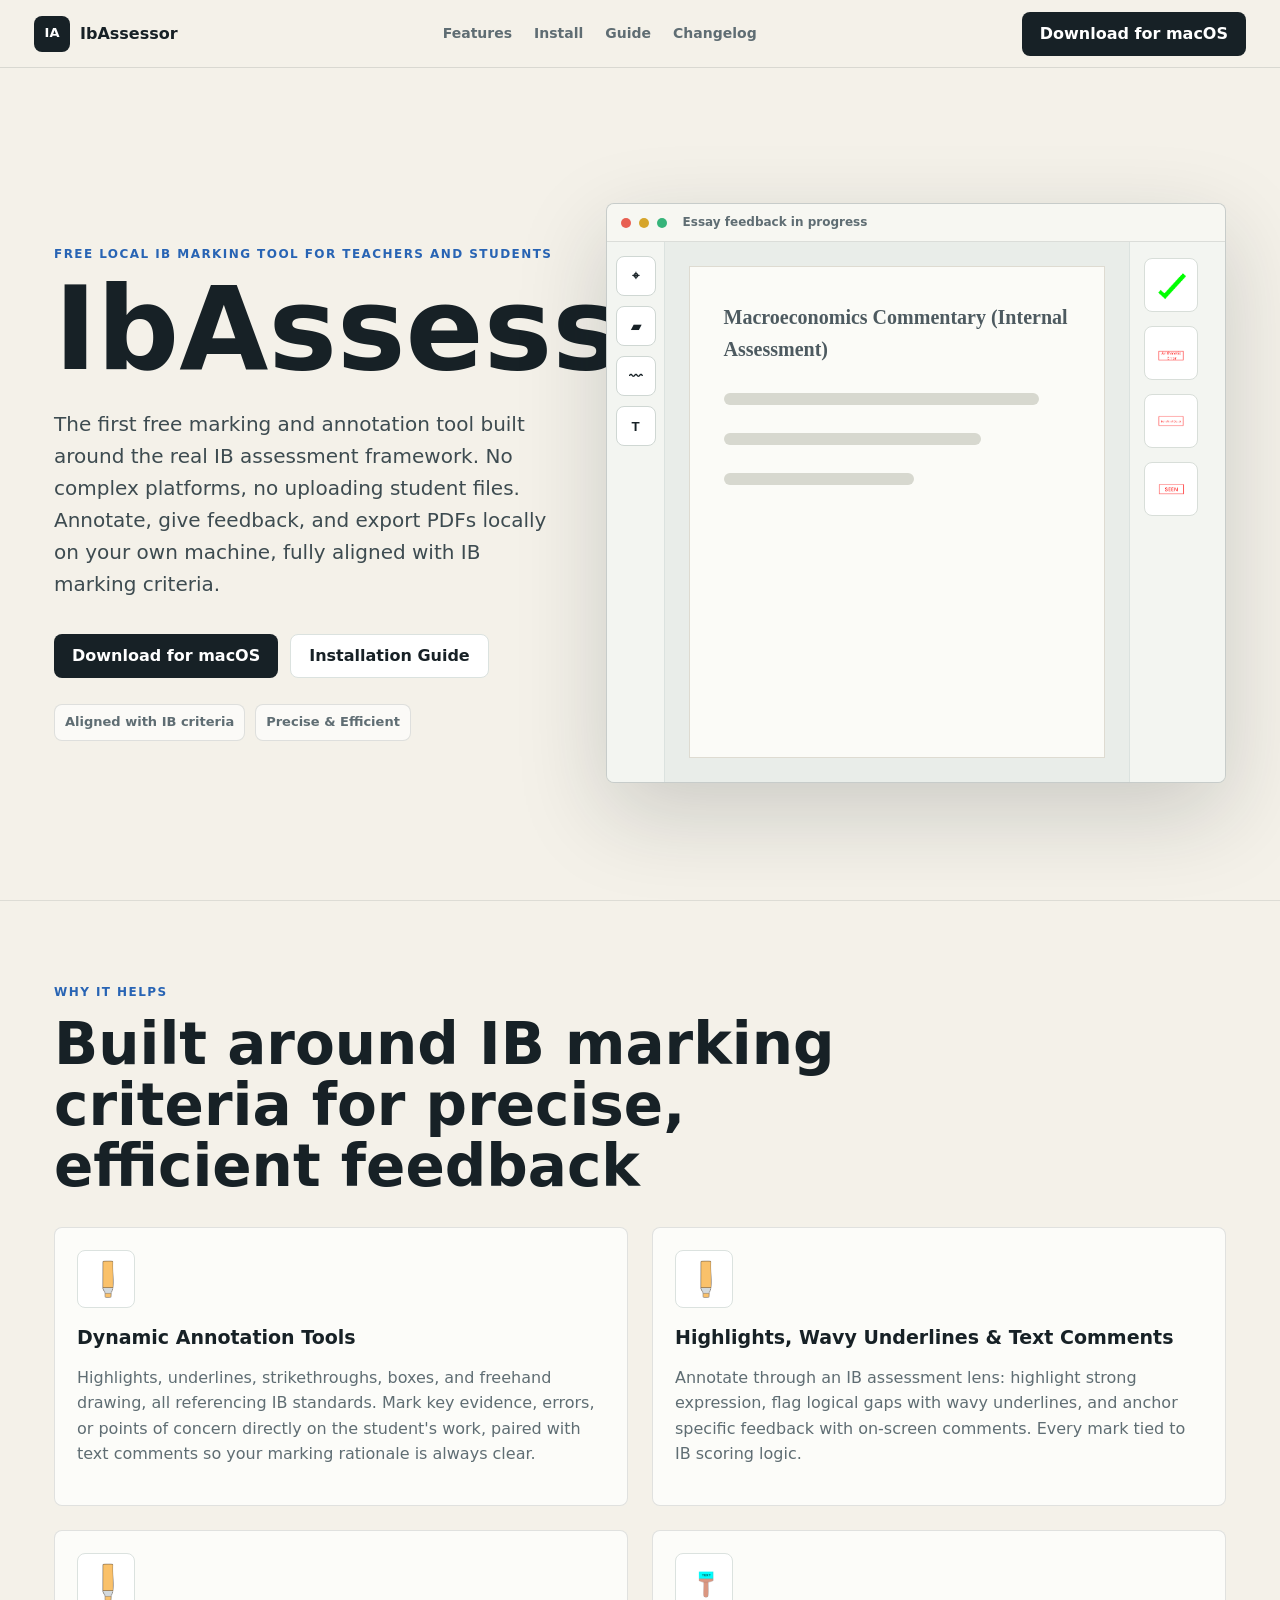
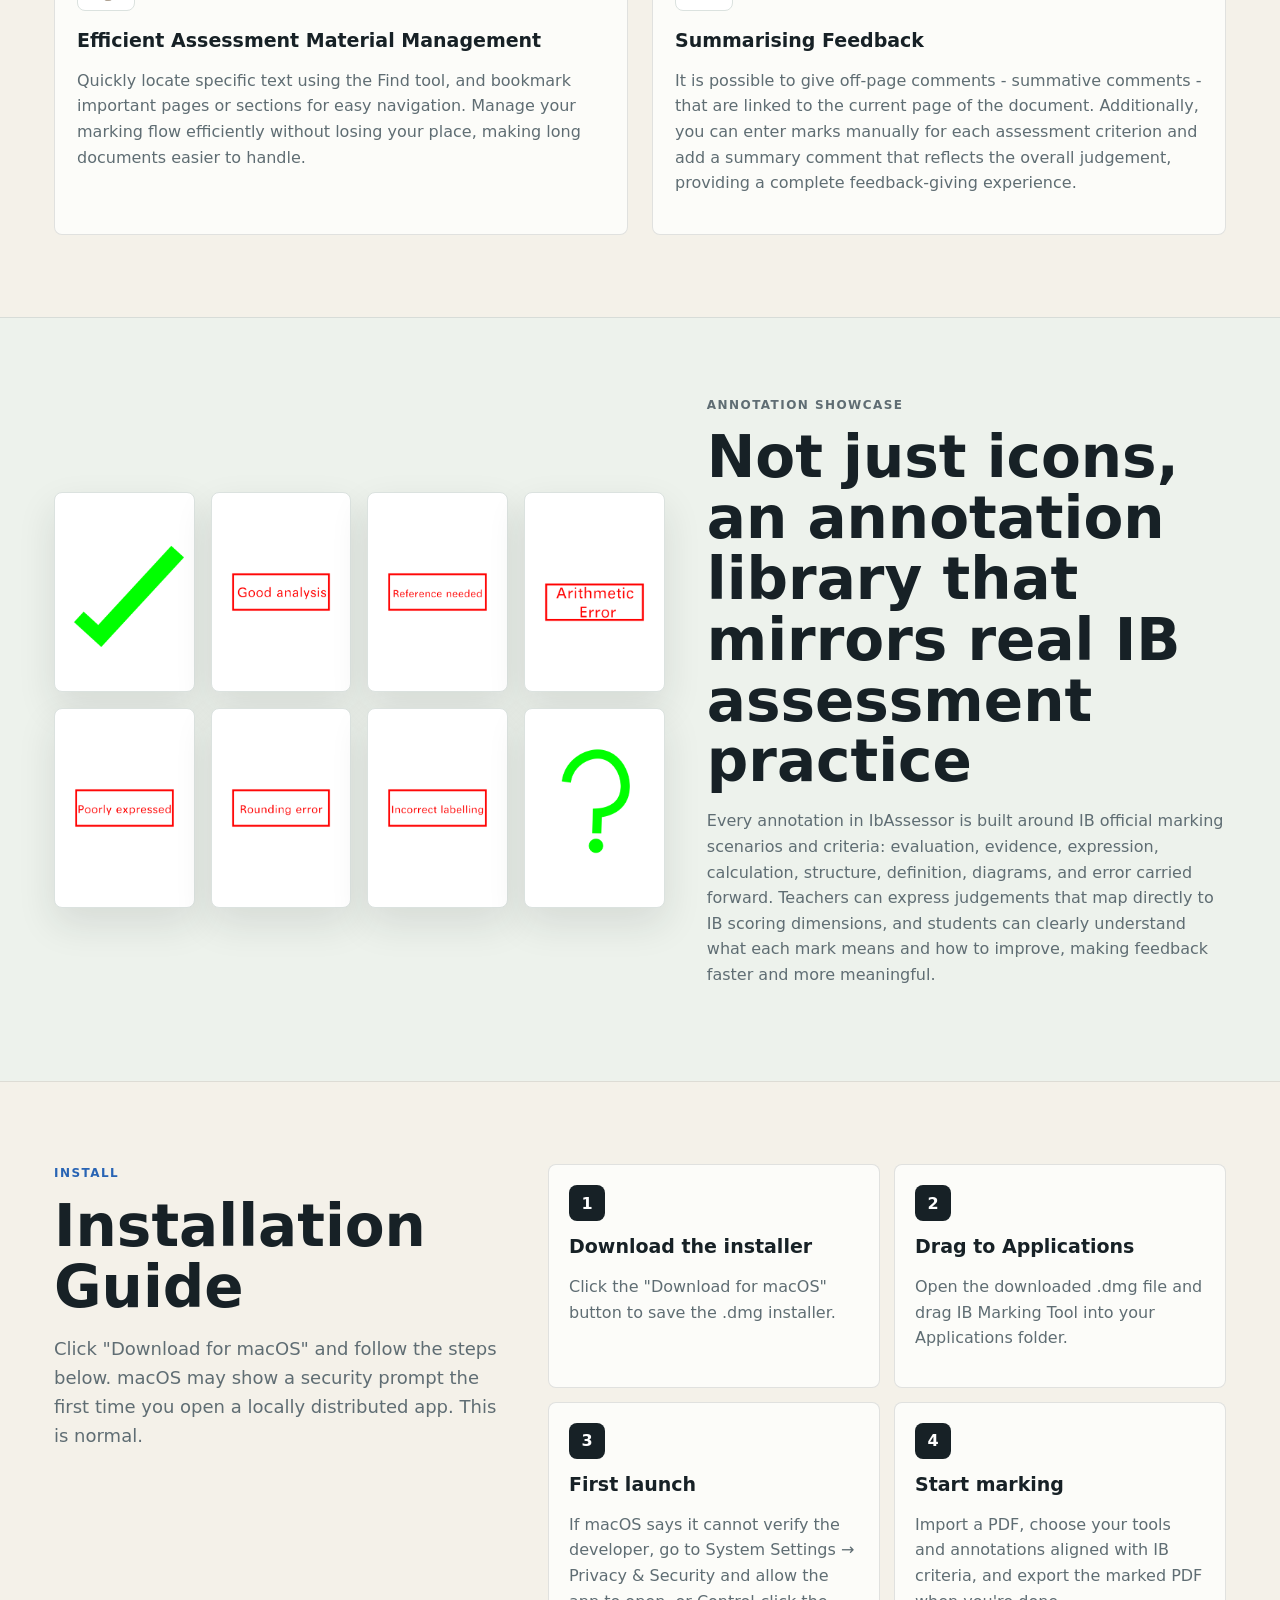
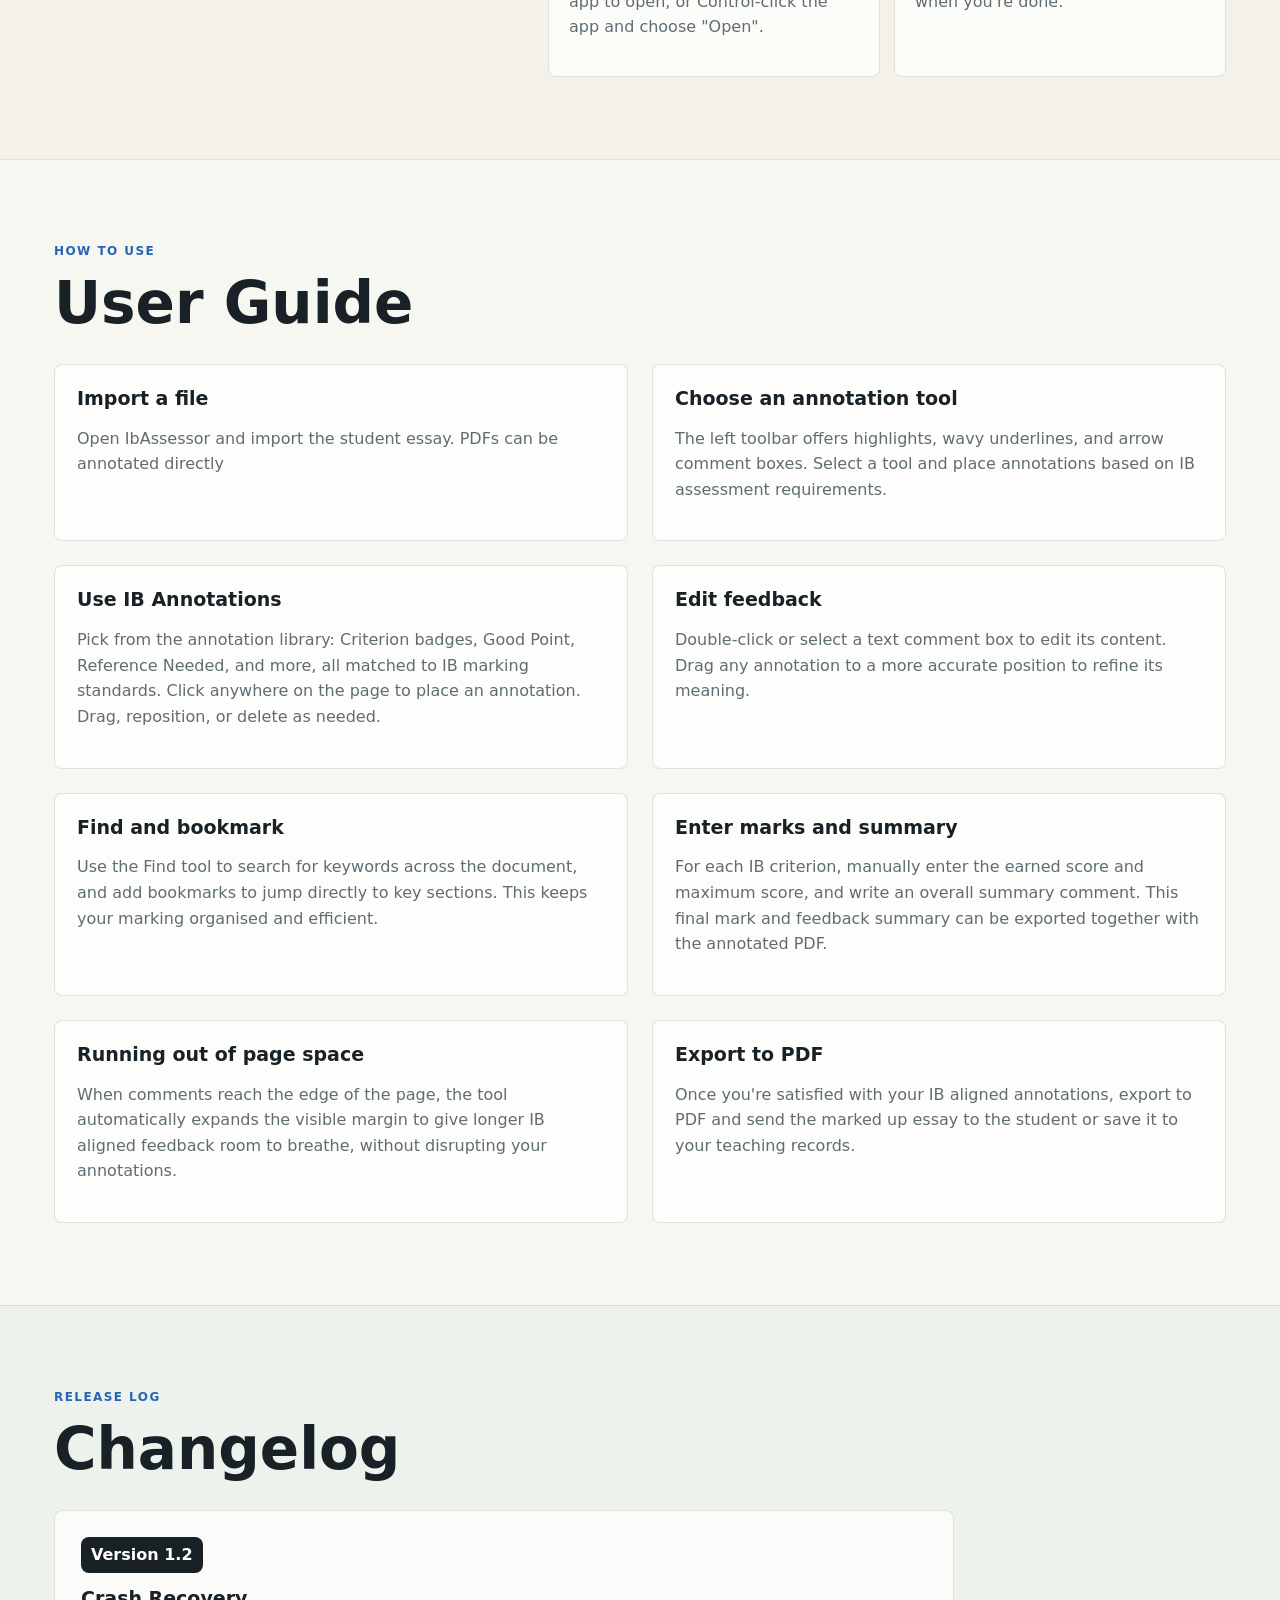
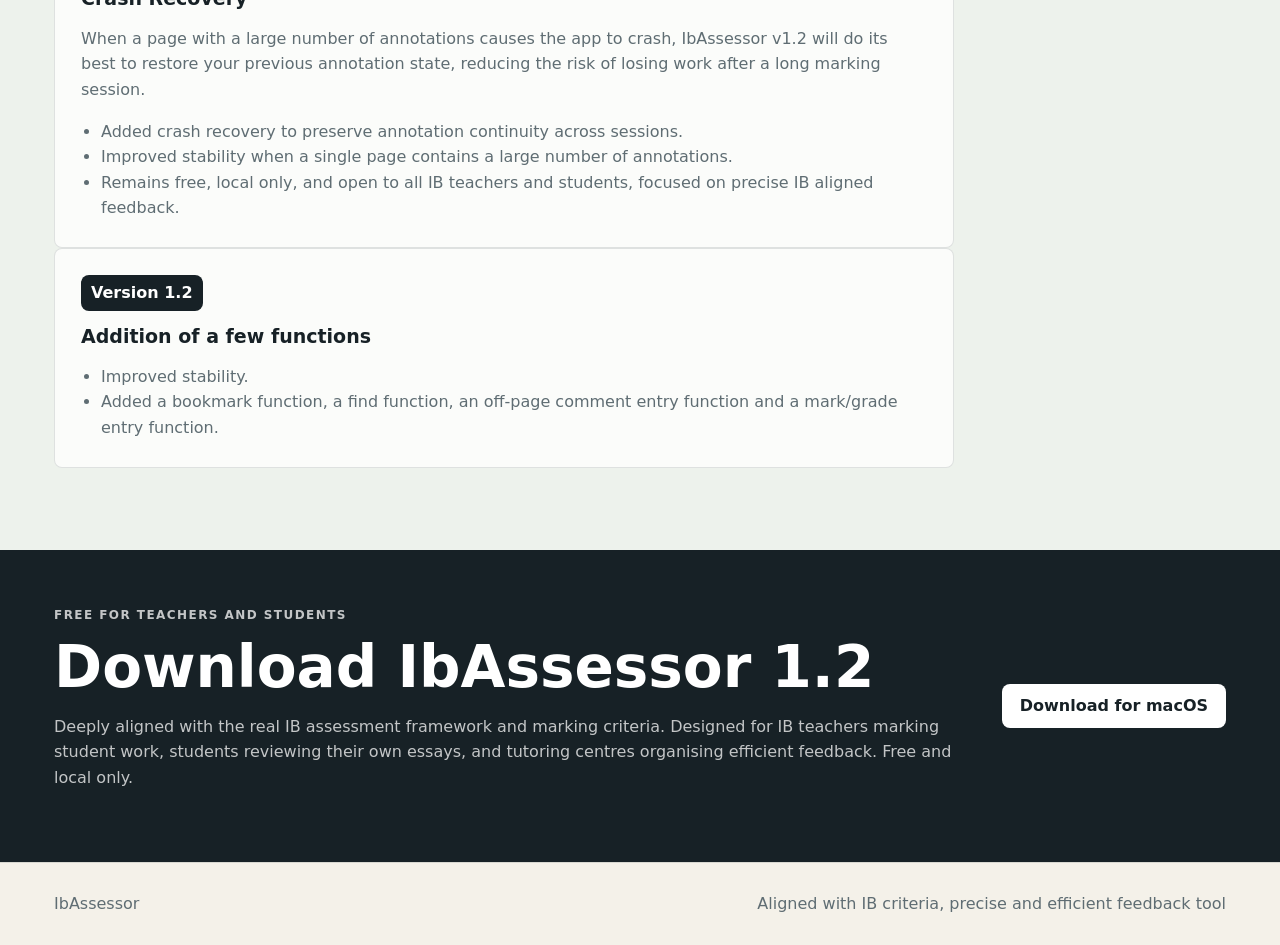
<file: index.html>
<!doctype html>
<html lang="en">
  <head>
    <meta charset="utf-8">
    <meta name="viewport" content="width=device-width, initial-scale=1">
    <meta name="description" content="IbAssessor is a free local marking and annotation tool for IB teachers and students. Deeply aligned with the real IB assessment framework and marking criteria — supports PDF/DOCX import, IB annotations, highlights, wavy underlines, text comments, and PDF export for precise, efficient feedback.">
    <title>IbAssessor | Precise Marking & Annotation Tool Aligned with IB Criteria</title>
    <link rel="stylesheet" href="./styles.css">
  </head>
  <body>
    <header class="site-header">
      <a class="brand" href="#top" aria-label="IbAssessor Home">
        <span class="brand-mark">IA</span>
        <span>IbAssessor</span>
      </a>
      <nav aria-label="Site navigation">
        <a href="#features">Features</a>
        <a href="#install">Install</a>
        <a href="#guide">Guide</a>
        <a href="#changelog">Changelog</a>
      </nav>
      <a class="nav-download" href="https://github.com/dorian1425/IbAssessor.github.io/releases/download/v1.2/ibassessor.dmg" target="_blank">Download for macOS</a>
    </header>

    <main id="top">
      <section class="hero">
        <div class="hero-copy">
          <p class="eyebrow">Free local IB marking tool for teachers and students</p>
          <h1>IbAssessor</h1>
          <p class="lead">
            The first free marking and annotation tool built around the real IB assessment framework. No complex platforms, no uploading student files. Annotate, give feedback, and export PDFs locally on your own machine, fully aligned with IB marking criteria.
          </p>
          <div class="hero-actions">
            <a class="primary" href="./downloads/IB-Marking-Tool-1.2.dmg" download>Download for macOS</a>
            <a class="secondary" href="#install">Installation Guide</a>
          </div>
          <div class="trust-row" aria-label="Product highlights">
            <span>Aligned with IB criteria</span>
            <span>Precise &amp; Efficient</span>
          </div>
        </div>

        <div class="demo-stage" aria-label="IbAssessor feature animation">
          <div class="app-window">
            <div class="window-bar">
              <span></span><span></span><span></span>
              <strong>Essay feedback in progress</strong>
            </div>
            <div class="mock-app">
              <aside class="mock-tools">
                <button>⌖</button>
                <button>▰</button>
                <button>〰</button>
                <button>T</button>
              </aside>
              <section class="mock-paper">
                <p class="paper-title">Macroeconomics Commentary (Internal Assessment)</p>
                <div class="paper-line wide"></div>
                <div class="paper-line"></div>
                <div class="paper-line short"></div>
                <div class="animated-highlight"></div>
                <svg class="animated-wavy" viewBox="0 0 440 20" xmlns="http://www.w3.org/2000/svg" aria-hidden="true">
                  <path d="M0 10 C 11 2, 22 2, 33 10 C 44 18, 55 18, 66 10 C 77 2, 88 2, 99 10 C 110 18, 121 18, 132 10 C 143 2, 154 2, 165 10 C 176 18, 187 18, 198 10 C 209 2, 220 2, 231 10 C 242 18, 253 18, 264 10 C 275 2, 286 2, 297 10 C 308 18, 319 18, 330 10 C 341 2, 352 2, 363 10 C 374 18, 385 18, 396 10 C 407 2, 418 2, 440 10"
                        fill="none" stroke="#e85f52" stroke-width="3.5" stroke-linecap="round"/>
                </svg>
                <div class="animated-comment">The effect on the currency is true, but the additional impacts indicated are not supported by the article.</div>
                <div class="animated-arrow"></div>
                <img class="floating-sticker sticker-one" src="./assets/stickers_comments/good_analysis.png" alt="Good Analysis annotation">
                <img class="floating-sticker sticker-two" src="./assets/stickers_comments/reference_needed.png" alt="Reference Needed annotation">
                <img class="floating-sticker sticker-three" src="./assets/stickers_criteria/criterion_a.png" alt="Criterion A annotation">
              </section>
              <aside class="mock-stickers">
                <img src="./assets/stickers_comments/good_point.png" alt="">
                <img src="./assets/stickers_comments/arithmetic_error.png" alt="">
                <img src="./assets/stickers_comments/benefit_of_doubt.png" alt="">
                <img src="./assets/stickers_base/seen.png" alt="">
              </aside>
            </div>
          </div>
        </div>
      </section>

      <section id="features" class="section">
        <div class="section-heading">
          <p class="eyebrow">Why it helps</p>
          <h2>Built around IB marking criteria for precise, efficient feedback</h2>
        </div>
        <div class="feature-grid">
          <article>
            <div class="feature-icon">
              <img src="./assets/text_tool_icons/highlight_tool.png" alt="">
            </div>
            <h3>Dynamic Annotation Tools</h3>
            <p>Highlights, underlines, strikethroughs, boxes, and freehand drawing, all referencing IB standards. Mark key evidence, errors, or points of concern directly on the student's work, paired with text comments so your marking rationale is always clear.</p>
          </article>
          <article>
            <div class="feature-icon">
              <img src="./assets/text_tool_icons/highlight_tool.png" alt="">
            </div>
            <h3>Highlights, Wavy Underlines &amp; Text Comments</h3>
            <p>Annotate through an IB assessment lens: highlight strong expression, flag logical gaps with wavy underlines, and anchor specific feedback with on-screen comments. Every mark tied to IB scoring logic.</p>
          </article>
          <article>
            <div class="feature-icon">
              <img src="./assets/text_tool_icons/highlight_tool.png" alt="">
            </div>
            <h3>Efficient Assessment Material Management</h3>
            <p>Quickly locate specific text using the Find tool, and bookmark important pages or sections for easy navigation. Manage your marking flow efficiently without losing your place, making long documents easier to handle.</p>
          </article>
          <article>
            <div class="feature-icon">
              <img src="./assets/text_tool_icons/text_box.png" alt="">
            </div>
            <h3>Summarising Feedback</h3>
            <p>It is possible to give off-page comments - summative comments - that are linked to the current page of the document. Additionally, you can enter marks manually for each assessment criterion and add a summary comment that reflects the overall judgement, providing a complete feedback-giving experience.</p>
          </article>
        </div>
      </section>

      <section class="showcase">
        <div class="sticker-marquee" aria-label="Annotation showcase">
          <img src="./assets/stickers_comments/good_point.png" alt="Good Point">
          <img src="./assets/stickers_comments/good_analysis.png" alt="Good Analysis">
          <img src="./assets/stickers_comments/reference_needed.png" alt="Reference Needed">
          <img src="./assets/stickers_comments/arithmetic_error.png" alt="Arithmetic Error">
          <img src="./assets/stickers_comments/poorly_expressed.png" alt="Poorly Expressed">
          <img src="./assets/stickers_comments/rounding_error.png" alt="Rounding Error">
          <img src="./assets/stickers_comments/incorrect_labelling.png" alt="Incorrect Labelling">
          <img src="./assets/stickers_comments/unclear.png" alt="Unclear">
        </div>
        <div class="showcase-copy">
          <p class="eyebrow">Annotation showcase</p>
          <h2>Not just icons, an annotation library that mirrors real IB assessment practice</h2>
          <p>Every annotation in IbAssessor is built around IB official marking scenarios and criteria: evaluation, evidence, expression, calculation, structure, definition, diagrams, and error carried forward. Teachers can express judgements that map directly to IB scoring dimensions, and students can clearly understand what each mark means and how to improve, making feedback faster and more meaningful.</p>
        </div>
      </section>

      <section id="install" class="section split-section">
        <div>
          <p class="eyebrow">Install</p>
          <h2>Installation Guide</h2>
          <p class="section-lead">Click "Download for macOS" and follow the steps below. macOS may show a security prompt the first time you open a locally distributed app. This is normal.</p>
        </div>
        <div class="steps">
          <article>
            <span>1</span>
            <h3>Download the installer</h3>
            <p>Click the "Download for macOS" button to save the .dmg installer.</p>
          </article>
          <article>
            <span>2</span>
            <h3>Drag to Applications</h3>
            <p>Open the downloaded .dmg file and drag IB Marking Tool into your Applications folder.</p>
          </article>
          <article>
            <span>3</span>
            <h3>First launch</h3>
            <p>If macOS says it cannot verify the developer, go to System Settings → Privacy & Security and allow the app to open, or Control‑click the app and choose "Open".</p>
          </article>
          <article>
            <span>4</span>
            <h3>Start marking</h3>
            <p>Import a PDF, choose your tools and annotations aligned with IB criteria, and export the marked PDF when you're done.</p>
          </article>
        </div>
      </section>

      <section id="guide" class="section guide-section">
        <div class="section-heading">
          <p class="eyebrow">How to use</p>
          <h2>User Guide</h2>
        </div>
        <div class="guide-grid">
          <article>
            <h3>Import a file</h3>
            <p>Open IbAssessor and import the student essay. PDFs can be annotated directly</p>
          </article>
          <article>
            <h3>Choose an annotation tool</h3>
            <p>The left toolbar offers highlights, wavy underlines, and arrow comment boxes. Select a tool and place annotations based on IB assessment requirements.</p>
          </article>
          <article>
            <h3>Use IB Annotations</h3>
            <p>Pick from the annotation library: Criterion badges, Good Point, Reference Needed, and more, all matched to IB marking standards. Click anywhere on the page to place an annotation. Drag, reposition, or delete as needed.</p>
          </article>
          <article>
            <h3>Edit feedback</h3>
            <p>Double-click or select a text comment box to edit its content. Drag any annotation to a more accurate position to refine its meaning.</p>
          </article>
          <article>
            <h3>Find and bookmark</h3>
            <p>Use the Find tool to search for keywords across the document, and add bookmarks to jump directly to key sections. This keeps your marking organised and efficient.</p>
          </article>
          <article>
            <h3>Enter marks and summary</h3>
            <p>For each IB criterion, manually enter the earned score and maximum score, and write an overall summary comment. This final mark and feedback summary can be exported together with the annotated PDF.</p>
          </article>
          <article>
            <h3>Running out of page space</h3>
            <p>When comments reach the edge of the page, the tool automatically expands the visible margin to give longer IB aligned feedback room to breathe, without disrupting your annotations.</p>
          </article>
          <article>
            <h3>Export to PDF</h3>
            <p>Once you're satisfied with your IB aligned annotations, export to PDF and send the marked up essay to the student or save it to your teaching records.</p>
          </article>
        </div>
      </section>

      <section id="changelog" class="section changelog-section">
        <div class="section-heading">
          <p class="eyebrow">Release log</p>
          <h2>Changelog</h2>
        </div>
        <div class="release-card">
          <div>
            <span class="version">Version 1.2</span>
            <h3>Crash Recovery</h3>
          </div>
          <p>When a page with a large number of annotations causes the app to crash, IbAssessor v1.2 will do its best to restore your previous annotation state, reducing the risk of losing work after a long marking session.</p>
          <ul>
            <li>Added crash recovery to preserve annotation continuity across sessions.</li>
            <li>Improved stability when a single page contains a large number of annotations.</li>
            <li>Remains free, local only, and open to all IB teachers and students, focused on precise IB aligned feedback.</li>
          </ul>
        </div>
        <div class="release-card">
          <div>
            <span class="version">Version 1.2</span>
            <h3>Addition of a few functions</h3>
          </div>
          <ul>
            <li>Improved stability.</li>
            <li>Added a bookmark function, a find function, an off-page comment entry function and a mark/grade entry function.</li>
          </ul>
        </div>
      </section>

      <section class="download-band">
        <div>
          <p class="eyebrow">Free for teachers and students</p>
          <h2>Download IbAssessor 1.2</h2>
          <p>Deeply aligned with the real IB assessment framework and marking criteria. Designed for IB teachers marking student work, students reviewing their own essays, and tutoring centres organising efficient feedback. Free and local only.</p>
        </div>
        <a class="primary" href="./downloads/IB-Marking-Tool-1.2.dmg" download>Download for macOS</a>
      </section>
    </main>

    <footer>
      <span>IbAssessor</span>
      <span>Aligned with IB criteria, precise and efficient feedback tool</span>
    </footer>
  </body>
</html>
</file>
<file: styles.css>
:root {
  color-scheme: light;
  --ink: #172126;
  --muted: #5f6d73;
  --line: #dbe2df;
  --paper: #fbfbf7;
  --bg: #f4f1e9;
  --panel: #ffffff;
  --mint: #36b47a;
  --coral: #e85f52;
  --blue: #2864b4;
  --gold: #d6a52b;
}

* {
  box-sizing: border-box;
}

html {
  scroll-behavior: smooth;
}

body {
  margin: 0;
  background: var(--bg);
  color: var(--ink);
  font-family: Inter, ui-sans-serif, system-ui, -apple-system, BlinkMacSystemFont, "Segoe UI", sans-serif;
  line-height: 1.6;
  letter-spacing: 0;
}

img {
  max-width: 100%;
  display: block;
}

a {
  color: inherit;
  text-decoration: none;
}

.site-header {
  position: sticky;
  top: 0;
  z-index: 50;
  display: flex;
  align-items: center;
  justify-content: space-between;
  gap: 22px;
  min-height: 68px;
  padding: 0 34px;
  border-bottom: 1px solid rgba(23, 33, 38, 0.12);
  background: rgba(244, 241, 233, 0.9);
  backdrop-filter: blur(18px);
}

.brand {
  display: inline-flex;
  align-items: center;
  gap: 10px;
  font-weight: 900;
}

.brand-mark {
  display: grid;
  place-items: center;
  width: 36px;
  height: 36px;
  border-radius: 8px;
  background: var(--ink);
  color: white;
  font-size: 13px;
}

nav {
  display: flex;
  gap: 22px;
  color: var(--muted);
  font-size: 14px;
  font-weight: 750;
}

nav a:hover {
  color: var(--ink);
}

.nav-download,
.primary,
.secondary {
  display: inline-flex;
  align-items: center;
  justify-content: center;
  min-height: 44px;
  padding: 0 18px;
  border-radius: 8px;
  font-weight: 850;
}

.nav-download,
.primary {
  background: var(--ink);
  color: white;
}

.secondary {
  border: 1px solid var(--line);
  background: white;
}

.hero {
  display: grid;
  grid-template-columns: minmax(330px, 0.9fr) minmax(520px, 1.1fr);
  gap: 44px;
  align-items: center;
  min-height: calc(100vh - 68px);
  padding: 62px 54px 44px;
}

.hero-copy {
  max-width: 720px;
}

.eyebrow {
  margin: 0 0 12px;
  color: var(--blue);
  font-size: 12px;
  font-weight: 900;
  letter-spacing: 0.12em;
  text-transform: uppercase;
}

h1,
h2,
h3,
p {
  letter-spacing: 0;
}

h1 {
  margin: 0;
  font-size: clamp(58px, 9vw, 124px);
  line-height: 0.92;
}

h2 {
  margin: 0;
  font-size: clamp(34px, 5vw, 58px);
  line-height: 1.05;
}

h3 {
  margin: 0 0 10px;
  font-size: 19px;
  line-height: 1.2;
}

.lead {
  max-width: 670px;
  margin: 26px 0 0;
  color: #3d4b50;
  font-size: 20px;
}

.hero-actions {
  display: flex;
  flex-wrap: wrap;
  gap: 12px;
  margin-top: 34px;
}

.trust-row {
  display: flex;
  flex-wrap: wrap;
  gap: 10px;
  margin-top: 26px;
}

.trust-row span {
  padding: 7px 10px;
  border: 1px solid rgba(23, 33, 38, 0.12);
  border-radius: 8px;
  background: rgba(255, 255, 255, 0.62);
  color: var(--muted);
  font-size: 13px;
  font-weight: 800;
}

.demo-stage {
  min-width: 0;
}

.app-window {
  overflow: hidden;
  border: 1px solid rgba(23, 33, 38, 0.16);
  border-radius: 8px;
  background: #e9ede9;
  box-shadow: 0 30px 90px rgba(23, 33, 38, 0.18);
}

.window-bar {
  display: flex;
  align-items: center;
  gap: 8px;
  height: 38px;
  padding: 0 14px;
  border-bottom: 1px solid rgba(23, 33, 38, 0.12);
  background: #f7f7f2;
}

.window-bar span {
  width: 10px;
  height: 10px;
  border-radius: 999px;
  background: var(--coral);
}

.window-bar span:nth-child(2) {
  background: var(--gold);
}

.window-bar span:nth-child(3) {
  background: var(--mint);
}

.window-bar strong {
  margin-left: 8px;
  color: var(--muted);
  font-size: 12px;
}

.mock-app {
  display: grid;
  grid-template-columns: 58px minmax(320px, 1fr) 96px;
  min-height: 540px;
}

.mock-tools,
.mock-stickers {
  background: #f3f5f1;
}

.mock-tools {
  display: grid;
  align-content: start;
  gap: 10px;
  padding: 14px 9px;
  border-right: 1px solid var(--line);
}

.mock-tools button {
  width: 40px;
  height: 40px;
  border: 1px solid #cfd7d3;
  border-radius: 8px;
  background: white;
  color: var(--ink);
  font-weight: 900;
}

.mock-stickers {
  display: grid;
  align-content: start;
  gap: 14px;
  padding: 16px 14px;
  border-left: 1px solid var(--line);
}

.mock-stickers img {
  width: 54px;
  height: 54px;
  object-fit: contain;
  padding: 6px;
  border: 1px solid #d8ded9;
  border-radius: 8px;
  background: white;
}

.mock-paper {
  position: relative;
  min-height: 492px;
  margin: 24px;
  overflow: hidden;
  border: 1px solid #dedbd1;
  background: var(--paper);
}

.paper-title {
  margin: 34px 34px 4px;
  color: #4d5a60;
  font-family: Georgia, "Times New Roman", serif;
  font-size: 20px;
  font-weight: 700;
}

.paper-line {
  width: 62%;
  height: 12px;
  margin: 28px 34px 0;
  border-radius: 999px;
  background: #d7d8cf;
}

.paper-line.wide {
  width: 76%;
}

.paper-line.short {
  width: 46%;
}

.animated-highlight {
  position: absolute;
  top: 250px;
  left: 32px;
  width: 0;
  height: 30px;
  background: rgba(54, 180, 122, 0.34);
  animation: highlightSweep 4.8s ease-in-out infinite;
}

.animated-wavy {
  position: absolute;
  top: 296px;
  left: 34px;
  width: 440px;
  height: 20px;
  opacity: 0;
  animation: waveAppear 4.8s ease-in-out infinite 1.15s;
}

@keyframes waveDash {
  to { stroke-dashoffset: -18; }
}

@keyframes waveAppear {
  0%, 22%  { opacity: 0; }
  32%, 82% { opacity: 1; }
  100%     { opacity: 0; }
}

.animated-comment {
  position: absolute;
  right: 24px;
  top: 178px;
  width: min(220px, 42%);
  padding: 12px;
  border: 1px solid var(--ink);
  background: rgba(255, 255, 255, 0.94);
  font-size: 13px;
  line-height: 1.35;
  opacity: 0;
  transform: translateY(8px);
  animation: commentIn 4.8s ease-in-out infinite 1.7s;
}

.animated-arrow {
  position: absolute;
  right: 225px;
  top: 214px;
  width: 92px;
  height: 2px;
  opacity: 0;
  transform: rotate(-8deg);
  background: var(--coral);
  animation: appear 4.8s ease-in-out infinite 1.7s;
}

.animated-arrow::before {
  content: "";
  position: absolute;
  left: -2px;
  top: -4px;
  border-top: 5px solid transparent;
  border-bottom: 5px solid transparent;
  border-right: 9px solid var(--coral);
}

.floating-sticker {
  position: absolute;
  width: 78px;
  height: 78px;
  object-fit: contain;
  filter: drop-shadow(0 12px 22px rgba(23, 33, 38, 0.18));
  opacity: 0;
}

.sticker-one {
  left: 54px;
  bottom: 80px;
  animation: stampDrop 4.8s ease-in-out infinite 2.15s;
}

.sticker-two {
  right: 80px;
  bottom: 64px;
  animation: stampDrop 4.8s ease-in-out infinite 2.55s;
}

.sticker-three {
  left: 190px;
  bottom: 52px;
  animation: stampDrop 4.8s ease-in-out infinite 2.95s;
}

.section {
  padding: 82px 54px;
  border-top: 1px solid rgba(23, 33, 38, 0.1);
}

.section-heading {
  max-width: 900px;
  margin-bottom: 30px;
}

.section-lead {
  max-width: 680px;
  color: var(--muted);
  font-size: 18px;
}

.feature-grid,
.guide-grid {
  display: grid;
  grid-template-columns: repeat(2, minmax(0, 1fr));
  gap: 24px;
}

.feature-grid article,
.guide-grid article,
.steps article,
.release-card {
  border: 1px solid rgba(23, 33, 38, 0.12);
  border-radius: 8px;
  background: rgba(255, 255, 255, 0.74);
}

.feature-grid article,
.guide-grid article {
  padding: 22px;
}

.feature-icon {
  display: grid;
  place-items: center;
  width: 58px;
  height: 58px;
  margin-bottom: 18px;
  border: 1px solid var(--line);
  border-radius: 8px;
  background: white;
}

.feature-icon img {
  width: 44px;
  height: 44px;
  object-fit: contain;
}

article p,
.showcase-copy p,
.release-card p,
.release-card li,
.download-band p {
  color: var(--muted);
}

.showcase {
  display: grid;
  grid-template-columns: minmax(320px, 1fr) minmax(360px, 0.85fr);
  gap: 42px;
  align-items: center;
  padding: 78px 54px;
  border-top: 1px solid rgba(23, 33, 38, 0.1);
  background: #edf2ec;
}

.sticker-marquee {
  position: relative;
  display: grid;
  grid-template-columns: repeat(4, minmax(72px, 1fr));
  gap: 16px;
  min-height: 260px;
  align-content: center;
}

.sticker-marquee img {
  width: 200px;
  height: 200px;
  object-fit: contain;
  justify-self: center;
  padding: 10px;
  border: 1px solid var(--line);
  border-radius: 8px;
  background: white;
  box-shadow: 0 16px 38px rgba(23, 33, 38, 0.11);
  animation: floatSticker 3.8s ease-in-out infinite;
}

.sticker-marquee img:nth-child(2n) {
  animation-delay: 0.35s;
}

.sticker-marquee img:nth-child(3n) {
  animation-delay: 0.75s;
}

.showcase-copy {
  max-width: 620px;
}

.split-section {
  display: grid;
  grid-template-columns: minmax(300px, 0.8fr) minmax(460px, 1.2fr);
  gap: 42px;
}

.steps {
  display: grid;
  grid-template-columns: repeat(2, minmax(0, 1fr));
  gap: 14px;
}

.steps article {
  padding: 20px;
}

.steps span,
.version {
  display: inline-grid;
  place-items: center;
  min-width: 36px;
  height: 36px;
  margin-bottom: 14px;
  padding: 0 10px;
  border-radius: 8px;
  background: var(--ink);
  color: white;
  font-weight: 900;
}

.guide-section {
  background: #f7f7f2;
}

.changelog-section {
  background: #edf2ec;
}

.release-card {
  max-width: 900px;
  padding: 26px;
}

.release-card ul {
  margin: 16px 0 0;
  padding-left: 20px;
}

.download-band {
  display: flex;
  align-items: center;
  justify-content: space-between;
  gap: 24px;
  padding: 56px 54px;
  background: var(--ink);
  color: white;
}

.download-band .eyebrow,
.download-band p {
  color: rgba(255, 255, 255, 0.74);
}

.download-band .primary {
  background: white;
  color: var(--ink);
  flex: 0 0 auto;
}

footer {
  display: flex;
  justify-content: space-between;
  gap: 16px;
  padding: 28px 54px;
  color: var(--muted);
  border-top: 1px solid rgba(23, 33, 38, 0.12);
}

@keyframes highlightSweep {
  0%, 18% { width: 0; opacity: 0; }
  28%, 82% { width: 48%; opacity: 1; }
  100% { width: 48%; opacity: 0; }
}

@keyframes appear {
  0%, 22% { opacity: 0; }
  32%, 82% { opacity: 1; }
  100% { opacity: 0; }
}

@keyframes commentIn {
  0%, 30% { opacity: 0; transform: translateY(8px); }
  42%, 82% { opacity: 1; transform: translateY(0); }
  100% { opacity: 0; transform: translateY(0); }
}

@keyframes stampDrop {
  0%, 42% { opacity: 0; transform: translateY(-24px) scale(1.08); }
  54%, 82% { opacity: 1; transform: translateY(0) scale(1); }
  100% { opacity: 0; transform: translateY(0) scale(1); }
}

@keyframes floatSticker {
  0%, 100% { transform: translateY(0); }
  50% { transform: translateY(-10px); }
}

@media (max-width: 1040px) {
  .hero,
  .showcase,
  .split-section {
    grid-template-columns: 1fr;
  }

  .feature-grid,
  .guide-grid {
    grid-template-columns: repeat(2, minmax(0, 1fr));
  }
}

@media (max-width: 720px) {
  .site-header {
    align-items: flex-start;
    flex-direction: column;
    padding: 12px 20px;
  }

  nav {
    flex-wrap: wrap;
    gap: 14px;
  }

  .hero,
  .section,
  .showcase,
  .download-band,
  footer {
    padding-left: 22px;
    padding-right: 22px;
  }

  .mock-app {
    grid-template-columns: 46px 1fr;
  }

  .mock-stickers {
    display: none;
  }

  .mock-paper {
    margin: 14px;
  }

  .animated-comment {
    right: 14px;
    width: 180px;
  }

  .animated-arrow {
    display: none;
  }

  .feature-grid,
  .guide-grid,
  .steps,
  .sticker-marquee {
    grid-template-columns: 1fr;
  }

  .download-band,
  footer {
    align-items: flex-start;
    flex-direction: column;
  }
}
</file>
